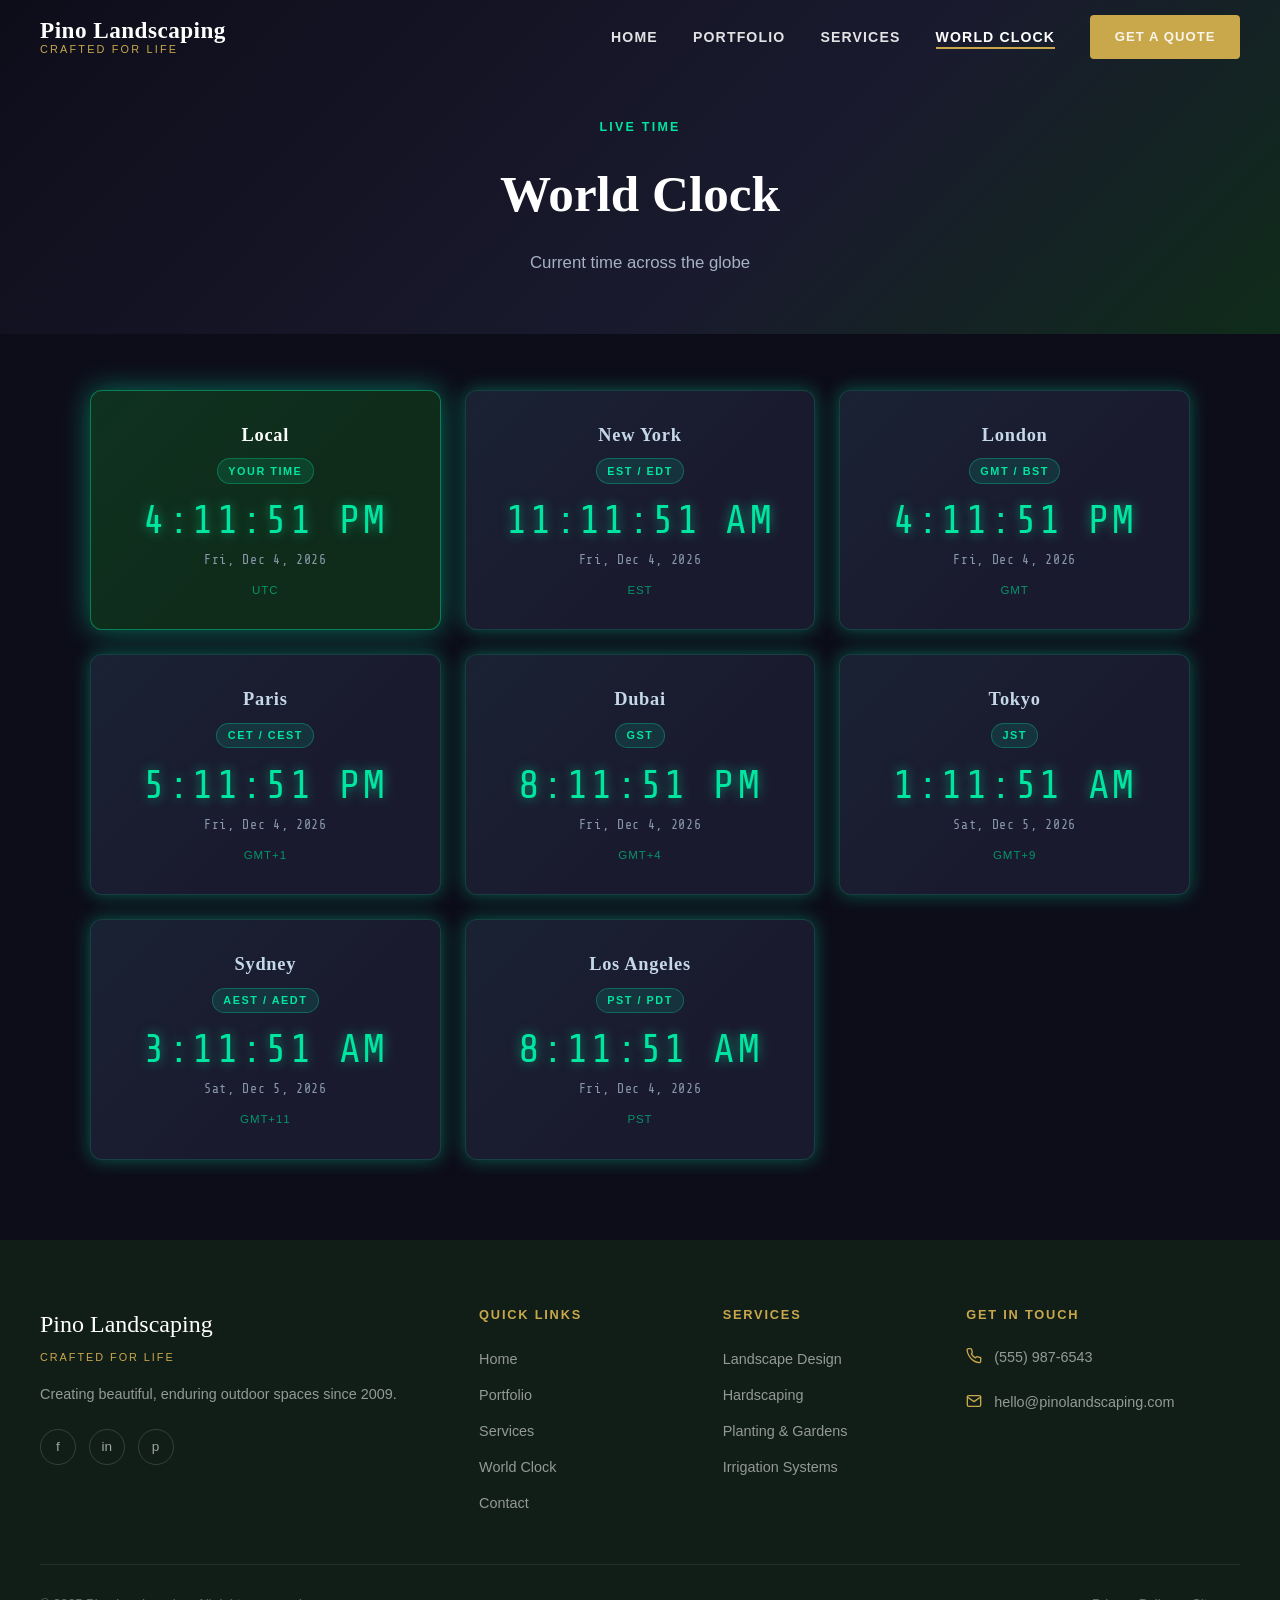
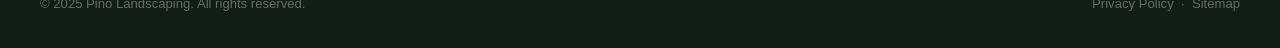
<file: clock.html>
<!DOCTYPE html>
<html lang="en">
<head>
  <meta charset="UTF-8" />
  <meta name="viewport" content="width=device-width, initial-scale=1.0" />
  <meta name="description" content="World Clock – see the current local time in New York, London, Paris, Dubai, Tokyo, Sydney, Los Angeles, and your own timezone." />
  <meta name="keywords" content="world clock, time zones, current time, Pino Landscaping" />
  <meta name="robots" content="index, follow" />
  <meta property="og:title" content="World Clock | Pino Landscaping" />
  <meta property="og:description" content="Live digital clocks across eight global time zones." />
  <meta property="og:type" content="website" />
  <title>World Clock | Pino Landscaping</title>
  <link rel="stylesheet" href="css/styles.css" />
  <link rel="stylesheet" href="css/clock.css" />
  <link rel="preconnect" href="https://fonts.googleapis.com" />
  <link rel="preconnect" href="https://fonts.gstatic.com" crossorigin />
</head>
<body>

  <!-- NAVIGATION -->
  <nav class="site-nav scrolled" role="navigation" aria-label="Main navigation">
    <div class="nav-inner">
      <a href="index.html" class="nav-logo" aria-label="Pino Landscaping home">
        <span class="nav-logo__name">Pino Landscaping</span>
        <span class="nav-logo__tag">Crafted for Life</span>
      </a>
      <ul class="nav-links" role="list">
        <li><a href="index.html">Home</a></li>
        <li><a href="portfolio.html">Portfolio</a></li>
        <li><a href="services.html">Services</a></li>
        <li><a href="clock.html" class="active">World Clock</a></li>
        <li><a href="contact.html" class="btn btn--primary">Get a Quote</a></li>
      </ul>
      <button class="nav-toggle" aria-label="Toggle navigation" aria-expanded="false">
        <span></span><span></span><span></span>
      </button>
    </div>
  </nav>

  <!-- PAGE HERO -->
  <header class="clock-page-hero" role="banner">
    <span class="clock-page-hero__label">Live Time</span>
    <h1 class="clock-page-hero__title">World Clock</h1>
    <p class="clock-page-hero__sub">Current time across the globe</p>
  </header>

  <!-- CLOCK GRID -->
  <main id="main-content">
    <section class="clock-section" aria-label="World clocks">
      <div id="clock-grid" class="clock-grid" role="list">
        <!-- Cards are injected by js/clock.js -->
      </div>
    </section>
  </main>

  <!-- FOOTER -->
  <footer class="site-footer" role="contentinfo">
    <div class="site-footer__inner">
      <div class="footer-grid">
        <div class="footer-brand">
          <div class="footer-brand__name">Pino Landscaping</div>
          <div class="footer-brand__tag">Crafted for Life</div>
          <p class="footer-brand__desc">Creating beautiful, enduring outdoor spaces since 2009.</p>
          <div class="footer-social" aria-label="Social media links">
            <a href="#" aria-label="Facebook">f</a>
            <a href="#" aria-label="Instagram">in</a>
            <a href="#" aria-label="Pinterest">p</a>
          </div>
        </div>
        <div class="footer-col">
          <h3 class="footer-col__title">Quick Links</h3>
          <ul role="list">
            <li><a href="index.html">Home</a></li>
            <li><a href="portfolio.html">Portfolio</a></li>
            <li><a href="services.html">Services</a></li>
            <li><a href="clock.html">World Clock</a></li>
            <li><a href="contact.html">Contact</a></li>
          </ul>
        </div>
        <div class="footer-col">
          <h3 class="footer-col__title">Services</h3>
          <ul role="list">
            <li><a href="services.html">Landscape Design</a></li>
            <li><a href="services.html">Hardscaping</a></li>
            <li><a href="services.html">Planting &amp; Gardens</a></li>
            <li><a href="services.html">Irrigation Systems</a></li>
          </ul>
        </div>
        <div class="footer-col footer-contact">
          <h3 class="footer-col__title">Get In Touch</h3>
          <ul role="list">
            <li>
              <svg viewBox="0 0 24 24" aria-hidden="true"><path d="M22 16.92v3a2 2 0 0 1-2.18 2 19.79 19.79 0 0 1-8.63-3.07A19.5 19.5 0 0 1 4.69 12 19.79 19.79 0 0 1 1.65 3.31 2 2 0 0 1 3.62 1h3a2 2 0 0 1 2 1.72 12.84 12.84 0 0 0 .7 2.81 2 2 0 0 1-.45 2.11L8.09 8.91a16 16 0 0 0 6 6l1.27-1.27a2 2 0 0 1 2.11-.45 12.84 12.84 0 0 0 2.81.7A2 2 0 0 1 22 16.92z"></path></svg>
              <a href="tel:+15559876543">(555) 987-6543</a>
            </li>
            <li>
              <svg viewBox="0 0 24 24" aria-hidden="true"><path d="M4 4h16c1.1 0 2 .9 2 2v12c0 1.1-.9 2-2 2H4c-1.1 0-2-.9-2-2V6c0-1.1.9-2 2-2z"></path><polyline points="22,6 12,13 2,6"></polyline></svg>
              <a href="mailto:hello@pinolandscaping.com">hello@pinolandscaping.com</a>
            </li>
          </ul>
        </div>
      </div>
      <div class="footer-bottom">
        <p>&copy; 2025 Pino Landscaping. All rights reserved.</p>
        <div><a href="#">Privacy Policy</a> &nbsp;·&nbsp; <a href="#">Sitemap</a></div>
      </div>
    </div>
  </footer>

  <script src="js/main.js"></script>
  <script src="js/clock.js"></script>
</body>
</html>
</file>
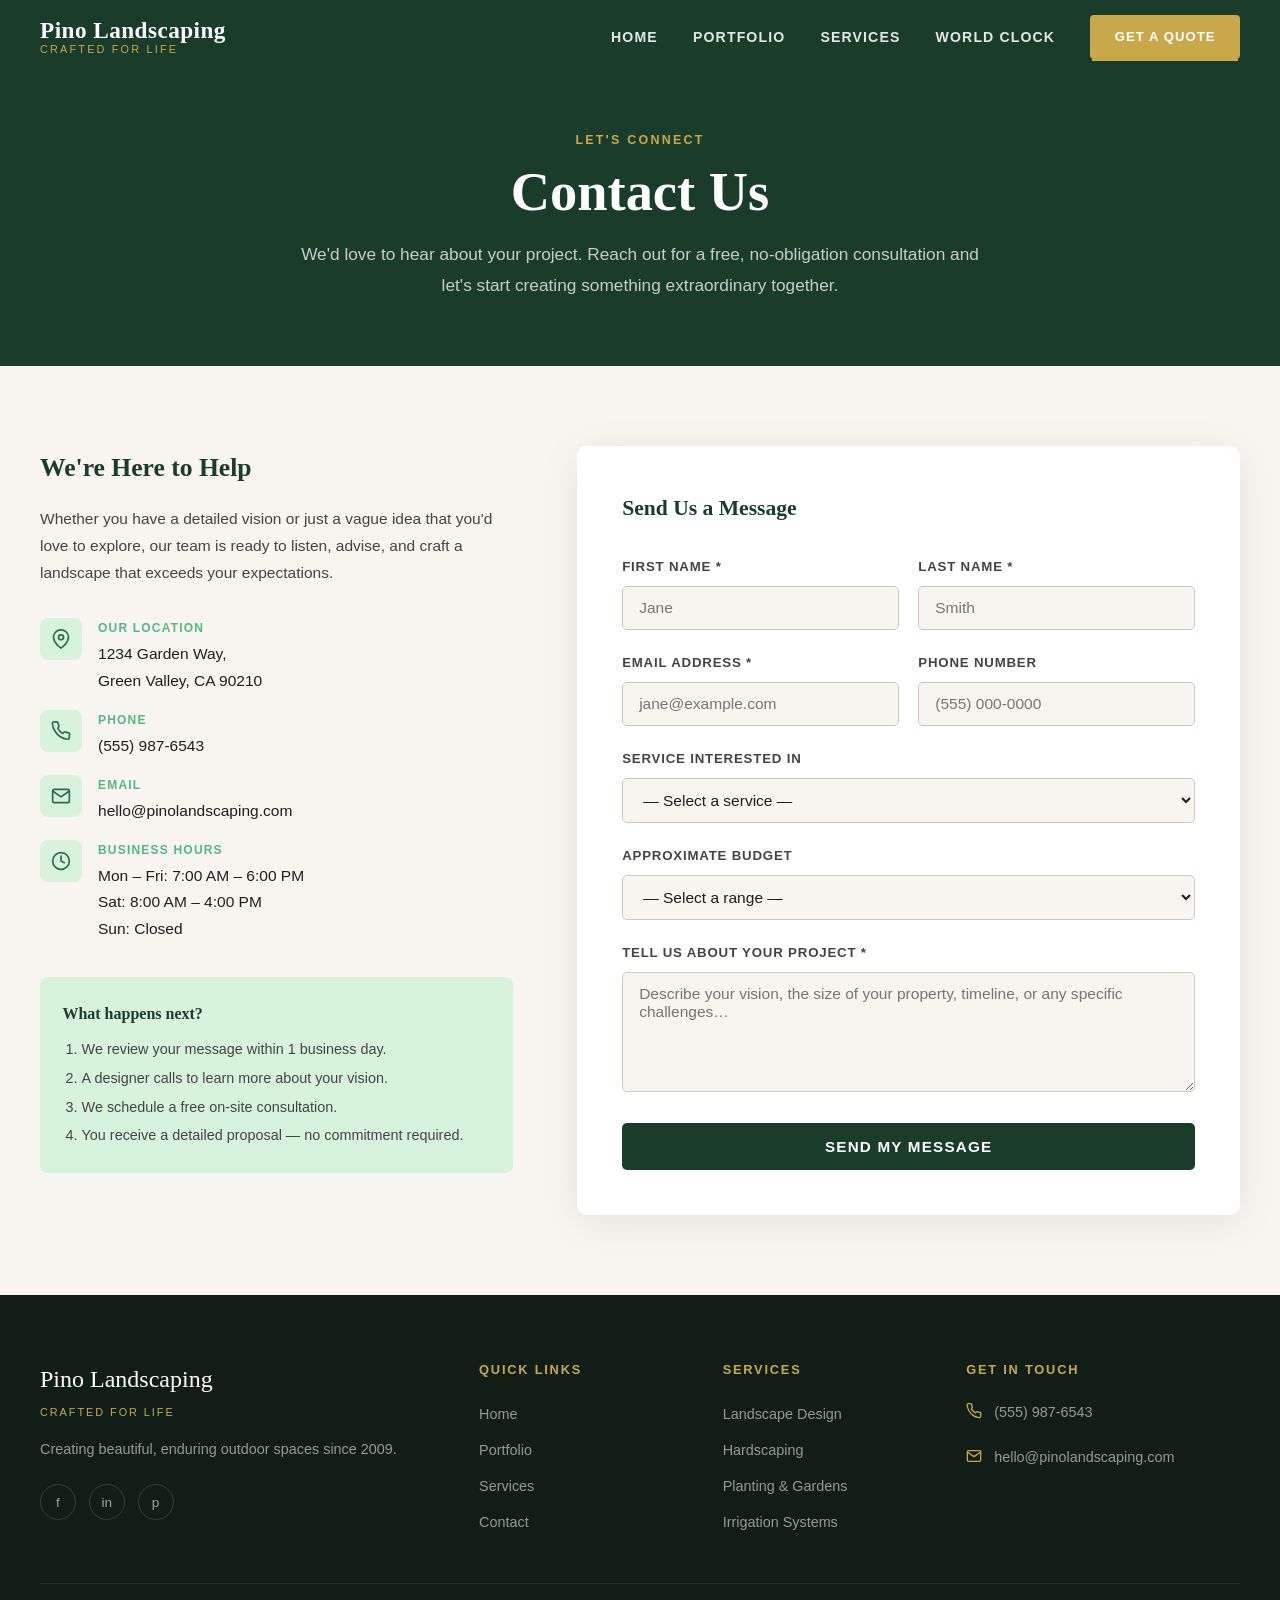
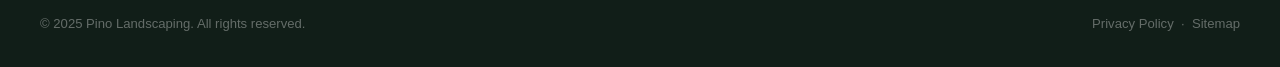
<file: contact.html>
<!DOCTYPE html>
<html lang="en">
<head>
  <meta charset="UTF-8" />
  <meta name="viewport" content="width=device-width, initial-scale=1.0" />
  <meta name="description" content="Contact Pino Landscaping to schedule your free consultation, request a quote, or ask any question. We're ready to help transform your outdoor space." />
  <meta name="keywords" content="contact landscaper, landscape quote, free consultation, Pino Landscaping contact" />
  <meta name="robots" content="index, follow" />
  <meta property="og:title" content="Contact Us | Pino Landscaping" />
  <meta property="og:description" content="Get in touch with Pino Landscaping to schedule a free consultation or request a project quote." />
  <meta property="og:type" content="website" />
  <title>Contact Us | Pino Landscaping</title>
  <link rel="stylesheet" href="css/styles.css" />
  <link rel="preconnect" href="https://fonts.googleapis.com" />
  <link rel="preconnect" href="https://fonts.gstatic.com" crossorigin />
</head>
<body>

  <!-- NAVIGATION -->
  <nav class="site-nav scrolled" role="navigation" aria-label="Main navigation">
    <div class="nav-inner">
      <a href="index.html" class="nav-logo" aria-label="Pino Landscaping home">
        <span class="nav-logo__name">Pino Landscaping</span>
        <span class="nav-logo__tag">Crafted for Life</span>
      </a>
      <ul class="nav-links" role="list">
        <li><a href="index.html">Home</a></li>
        <li><a href="portfolio.html">Portfolio</a></li>
        <li><a href="services.html">Services</a></li>
        <li><a href="clock.html">World Clock</a></li>
        <li><a href="contact.html" class="btn btn--primary">Get a Quote</a></li>
      </ul>
      <button class="nav-toggle" aria-label="Toggle navigation" aria-expanded="false">
        <span></span><span></span><span></span>
      </button>
    </div>
  </nav>

  <!-- PAGE HERO -->
  <header class="page-hero" role="banner">
    <div class="page-hero__bg" style="background-image: url('https://images.unsplash.com/photo-1585320806297-9794b3e4aaae?w=1400&q=70');" aria-hidden="true"></div>
    <div class="page-hero__inner">
      <span class="section-label">Let's Connect</span>
      <h1 class="page-hero__title">Contact Us</h1>
      <p class="page-hero__sub">
        We'd love to hear about your project. Reach out for a free, no-obligation
        consultation and let's start creating something extraordinary together.
      </p>
    </div>
  </header>

  <!-- CONTACT SECTION -->
  <main id="main-content">
    <section class="contact-section" aria-labelledby="contact-heading">
      <div class="contact-section__inner">

        <!-- Contact Info -->
        <div class="contact-info">
          <h2 class="contact-info__title" id="contact-heading">
            We're Here to Help
          </h2>
          <p class="contact-info__sub">
            Whether you have a detailed vision or just a vague idea that you'd love
            to explore, our team is ready to listen, advise, and craft a landscape
            that exceeds your expectations.
          </p>

          <div class="contact-details" role="list">

            <div class="contact-detail" role="listitem">
              <div class="contact-detail__icon" aria-hidden="true">
                <svg viewBox="0 0 24 24" aria-hidden="true"><path d="M21 10c0 7-9 13-9 13s-9-6-9-13a9 9 0 0 1 18 0z"></path><circle cx="12" cy="10" r="3"></circle></svg>
              </div>
              <div>
                <div class="contact-detail__label">Our Location</div>
                <div class="contact-detail__value">
                  1234 Garden Way,<br />Green Valley, CA 90210
                </div>
              </div>
            </div>

            <div class="contact-detail" role="listitem">
              <div class="contact-detail__icon" aria-hidden="true">
                <svg viewBox="0 0 24 24" aria-hidden="true"><path d="M22 16.92v3a2 2 0 0 1-2.18 2 19.79 19.79 0 0 1-8.63-3.07A19.5 19.5 0 0 1 4.69 12 19.79 19.79 0 0 1 1.65 3.31 2 2 0 0 1 3.62 1h3a2 2 0 0 1 2 1.72 12.84 12.84 0 0 0 .7 2.81 2 2 0 0 1-.45 2.11L8.09 8.91a16 16 0 0 0 6 6l1.27-1.27a2 2 0 0 1 2.11-.45 12.84 12.84 0 0 0 2.81.7A2 2 0 0 1 22 16.92z"></path></svg>
              </div>
              <div>
                <div class="contact-detail__label">Phone</div>
                <div class="contact-detail__value">
                  <a href="tel:+15559876543">(555) 987-6543</a>
                </div>
              </div>
            </div>

            <div class="contact-detail" role="listitem">
              <div class="contact-detail__icon" aria-hidden="true">
                <svg viewBox="0 0 24 24" aria-hidden="true"><path d="M4 4h16c1.1 0 2 .9 2 2v12c0 1.1-.9 2-2 2H4c-1.1 0-2-.9-2-2V6c0-1.1.9-2 2-2z"></path><polyline points="22,6 12,13 2,6"></polyline></svg>
              </div>
              <div>
                <div class="contact-detail__label">Email</div>
                <div class="contact-detail__value">
                  <a href="mailto:hello@pinolandscaping.com">hello@pinolandscaping.com</a>
                </div>
              </div>
            </div>

            <div class="contact-detail" role="listitem">
              <div class="contact-detail__icon" aria-hidden="true">
                <svg viewBox="0 0 24 24" aria-hidden="true"><circle cx="12" cy="12" r="10"></circle><polyline points="12 6 12 12 16 14"></polyline></svg>
              </div>
              <div>
                <div class="contact-detail__label">Business Hours</div>
                <div class="contact-detail__value">
                  Mon – Fri: 7:00 AM – 6:00 PM<br />
                  Sat: 8:00 AM – 4:00 PM<br />
                  Sun: Closed
                </div>
              </div>
            </div>

          </div>

          <!-- Mini process reminder -->
          <div style="background: var(--green-pale); border-radius: 8px; padding: 1.4rem; margin-top: 0.5rem;">
            <div style="font-family: var(--font-heading); font-size: 1rem; color: var(--green-dark); font-weight: 700; margin-bottom: 0.5rem;">
              What happens next?
            </div>
            <ol style="padding-left: 1.2rem; color: var(--text-mid); font-size: 0.9rem; line-height: 2;">
              <li>We review your message within 1 business day.</li>
              <li>A designer calls to learn more about your vision.</li>
              <li>We schedule a free on-site consultation.</li>
              <li>You receive a detailed proposal — no commitment required.</li>
            </ol>
          </div>
        </div>

        <!-- Contact Form -->
        <div class="contact-form" role="region" aria-label="Contact form">
          <h3>Send Us a Message</h3>
          <form id="contactForm" novalidate aria-label="Contact form">
            <div class="form-row">
              <div class="form-group">
                <label for="firstName">First Name <span aria-hidden="true">*</span></label>
                <input type="text" id="firstName" name="firstName" placeholder="Jane" required autocomplete="given-name" />
              </div>
              <div class="form-group">
                <label for="lastName">Last Name <span aria-hidden="true">*</span></label>
                <input type="text" id="lastName" name="lastName" placeholder="Smith" required autocomplete="family-name" />
              </div>
            </div>

            <div class="form-row">
              <div class="form-group">
                <label for="email">Email Address <span aria-hidden="true">*</span></label>
                <input type="email" id="email" name="email" placeholder="jane@example.com" required autocomplete="email" />
              </div>
              <div class="form-group">
                <label for="phone">Phone Number</label>
                <input type="tel" id="phone" name="phone" placeholder="(555) 000-0000" autocomplete="tel" />
              </div>
            </div>

            <div class="form-group">
              <label for="service">Service Interested In</label>
              <select id="service" name="service">
                <option value="">— Select a service —</option>
                <option value="design">Custom Landscape Design</option>
                <option value="hardscape">Hardscaping &amp; Masonry</option>
                <option value="planting">Planting &amp; Garden Design</option>
                <option value="irrigation">Irrigation Systems</option>
                <option value="lighting">Outdoor Lighting</option>
                <option value="maintenance">Seasonal Maintenance</option>
                <option value="other">Other / Not Sure Yet</option>
              </select>
            </div>

            <div class="form-group">
              <label for="budget">Approximate Budget</label>
              <select id="budget" name="budget">
                <option value="">— Select a range —</option>
                <option value="under5k">Under $5,000</option>
                <option value="5k-15k">$5,000 – $15,000</option>
                <option value="15k-30k">$15,000 – $30,000</option>
                <option value="30k-60k">$30,000 – $60,000</option>
                <option value="over60k">$60,000+</option>
              </select>
            </div>

            <div class="form-group">
              <label for="message">Tell Us About Your Project <span aria-hidden="true">*</span></label>
              <textarea id="message" name="message" placeholder="Describe your vision, the size of your property, timeline, or any specific challenges…" required></textarea>
            </div>

            <button type="submit" class="form-submit">Send My Message</button>
          </form>
        </div>

      </div>
    </section>
  </main>

  <!-- FOOTER -->
  <footer class="site-footer" role="contentinfo">
    <div class="site-footer__inner">
      <div class="footer-grid">
        <div class="footer-brand">
          <div class="footer-brand__name">Pino Landscaping</div>
          <div class="footer-brand__tag">Crafted for Life</div>
          <p class="footer-brand__desc">Creating beautiful, enduring outdoor spaces since 2009.</p>
          <div class="footer-social" aria-label="Social media links">
            <a href="#" aria-label="Facebook">f</a>
            <a href="#" aria-label="Instagram">in</a>
            <a href="#" aria-label="Pinterest">p</a>
          </div>
        </div>
        <div class="footer-col">
          <h3 class="footer-col__title">Quick Links</h3>
          <ul role="list">
            <li><a href="index.html">Home</a></li>
            <li><a href="portfolio.html">Portfolio</a></li>
            <li><a href="services.html">Services</a></li>
            <li><a href="contact.html">Contact</a></li>
          </ul>
        </div>
        <div class="footer-col">
          <h3 class="footer-col__title">Services</h3>
          <ul role="list">
            <li><a href="services.html">Landscape Design</a></li>
            <li><a href="services.html">Hardscaping</a></li>
            <li><a href="services.html">Planting &amp; Gardens</a></li>
            <li><a href="services.html">Irrigation Systems</a></li>
          </ul>
        </div>
        <div class="footer-col footer-contact">
          <h3 class="footer-col__title">Get In Touch</h3>
          <ul role="list">
            <li>
              <svg viewBox="0 0 24 24" aria-hidden="true"><path d="M22 16.92v3a2 2 0 0 1-2.18 2 19.79 19.79 0 0 1-8.63-3.07A19.5 19.5 0 0 1 4.69 12 19.79 19.79 0 0 1 1.65 3.31 2 2 0 0 1 3.62 1h3a2 2 0 0 1 2 1.72 12.84 12.84 0 0 0 .7 2.81 2 2 0 0 1-.45 2.11L8.09 8.91a16 16 0 0 0 6 6l1.27-1.27a2 2 0 0 1 2.11-.45 12.84 12.84 0 0 0 2.81.7A2 2 0 0 1 22 16.92z"></path></svg>
              <a href="tel:+15559876543">(555) 987-6543</a>
            </li>
            <li>
              <svg viewBox="0 0 24 24" aria-hidden="true"><path d="M4 4h16c1.1 0 2 .9 2 2v12c0 1.1-.9 2-2 2H4c-1.1 0-2-.9-2-2V6c0-1.1.9-2 2-2z"></path><polyline points="22,6 12,13 2,6"></polyline></svg>
              <a href="mailto:hello@pinolandscaping.com">hello@pinolandscaping.com</a>
            </li>
          </ul>
        </div>
      </div>
      <div class="footer-bottom">
        <p>&copy; 2025 Pino Landscaping. All rights reserved.</p>
        <div><a href="#">Privacy Policy</a> &nbsp;·&nbsp; <a href="#">Sitemap</a></div>
      </div>
    </div>
  </footer>

  <script src="js/main.js"></script>
</body>
</html>
</file>
<file: css/styles.css>
/* ============================================================
   Pino Landscaping – Global Stylesheet
   Color palette: deep greens, earthy browns, off-white, gold
   ============================================================ */

/* ---------- Reset & Base ---------- */
*, *::before, *::after {
  box-sizing: border-box;
  margin: 0;
  padding: 0;
}

:root {
  --green-dark:   #1a3c2b;
  --green-mid:    #2d6a4f;
  --green-light:  #52b788;
  --green-pale:   #d8f3dc;
  --brown-dark:   #5c4033;
  --brown-mid:    #8b6552;
  --gold:         #c9a84c;
  --gold-light:   #e8c97e;
  --off-white:    #f8f5f0;
  --text-dark:    #1e1e1e;
  --text-mid:     #444444;
  --text-light:   #f0ede8;
  --border:       #d0c8bc;
  --shadow:       rgba(0, 0, 0, 0.18);

  --img-nature:   url('https://images.unsplash.com/photo-1416879595882-3373a0480b5b?w=1200&q=60');

  --font-heading: 'Playfair Display', Georgia, 'Times New Roman', serif;
  --font-body:    'Lato', 'Helvetica Neue', Arial, sans-serif;

  --max-w: 1200px;
  --section-pad: 5rem 1.5rem;
  --transition: 0.3s ease;
}

html {
  scroll-behavior: smooth;
  font-size: 16px;
}

body {
  font-family: var(--font-body);
  color: var(--text-dark);
  background: var(--off-white);
  line-height: 1.7;
}

img { display: block; max-width: 100%; height: auto; }

a {
  color: inherit;
  text-decoration: none;
}

ul { list-style: none; }

/* ---------- Google Fonts import (self-contained CDN) ---------- */
@import url('https://fonts.googleapis.com/css2?family=Playfair+Display:wght@400;600;700&family=Lato:wght@300;400;700&display=swap');

/* ---------- Utility ---------- */
.container {
  max-width: var(--max-w);
  margin: 0 auto;
  padding: 0 1.5rem;
}

.btn {
  display: inline-block;
  padding: 0.85rem 2.2rem;
  border-radius: 4px;
  font-family: var(--font-body);
  font-weight: 700;
  font-size: 0.95rem;
  letter-spacing: 0.06em;
  text-transform: uppercase;
  cursor: pointer;
  transition: background var(--transition), color var(--transition),
              border-color var(--transition), transform var(--transition);
}

.btn--primary {
  background: var(--gold);
  color: var(--green-dark);
  border: 2px solid var(--gold);
}
.btn--primary:hover {
  background: var(--gold-light);
  border-color: var(--gold-light);
  transform: translateY(-2px);
}

.btn--outline {
  background: transparent;
  color: var(--text-light);
  border: 2px solid var(--text-light);
}
.btn--outline:hover {
  background: rgba(255,255,255,0.15);
  transform: translateY(-2px);
}

.btn--dark {
  background: var(--green-dark);
  color: var(--text-light);
  border: 2px solid var(--green-dark);
}
.btn--dark:hover {
  background: var(--green-mid);
  border-color: var(--green-mid);
  transform: translateY(-2px);
}

.section-label {
  display: inline-block;
  font-size: 0.78rem;
  font-weight: 700;
  letter-spacing: 0.18em;
  text-transform: uppercase;
  color: var(--green-light);
  margin-bottom: 0.75rem;
}

.section-title {
  font-family: var(--font-heading);
  font-size: clamp(1.8rem, 4vw, 2.8rem);
  font-weight: 700;
  line-height: 1.2;
  color: var(--green-dark);
  margin-bottom: 1.1rem;
}

.section-title--light {
  color: var(--text-light);
}

.section-sub {
  font-size: 1.05rem;
  color: var(--text-mid);
  max-width: 640px;
  line-height: 1.75;
}

.section-sub--light {
  color: rgba(240,237,232,0.85);
}

.text-center { text-align: center; }
.text-center .section-sub { margin: 0 auto; }

/* ---------- Navigation ---------- */
.site-nav {
  position: fixed;
  top: 0;
  left: 0;
  width: 100%;
  z-index: 1000;
  transition: background var(--transition), box-shadow var(--transition);
  padding: 0 1.5rem;
}

.site-nav.scrolled {
  background: var(--green-dark);
  box-shadow: 0 2px 20px var(--shadow);
}

.nav-inner {
  max-width: var(--max-w);
  margin: 0 auto;
  display: flex;
  align-items: center;
  justify-content: space-between;
  height: 74px;
}

.nav-logo {
  display: flex;
  flex-direction: column;
  line-height: 1.1;
}

.nav-logo__name {
  font-family: var(--font-heading);
  font-size: 1.45rem;
  font-weight: 700;
  color: #fff;
  letter-spacing: 0.02em;
}

.nav-logo__tag {
  font-size: 0.68rem;
  letter-spacing: 0.2em;
  text-transform: uppercase;
  color: var(--gold);
}

.nav-links {
  display: flex;
  align-items: center;
  gap: 2.2rem;
}

.nav-links a {
  font-size: 0.88rem;
  font-weight: 700;
  letter-spacing: 0.08em;
  text-transform: uppercase;
  color: rgba(255,255,255,0.88);
  transition: color var(--transition);
  position: relative;
}

.nav-links a::after {
  content: '';
  position: absolute;
  bottom: -4px;
  left: 0;
  width: 0;
  height: 2px;
  background: var(--gold);
  transition: width var(--transition);
}

.nav-links a:hover,
.nav-links a.active {
  color: #fff;
}

.nav-links a:hover::after,
.nav-links a.active::after {
  width: 100%;
}

.nav-links .btn {
  padding: 0.55rem 1.4rem;
  font-size: 0.82rem;
}

/* Hamburger */
.nav-toggle {
  display: none;
  flex-direction: column;
  justify-content: space-between;
  width: 26px;
  height: 18px;
  background: none;
  border: none;
  cursor: pointer;
}
.nav-toggle span {
  display: block;
  width: 100%;
  height: 2px;
  background: #fff;
  border-radius: 2px;
  transition: transform var(--transition), opacity var(--transition);
}

/* ---------- Hero Section ---------- */
.hero {
  position: relative;
  min-height: 100vh;
  display: flex;
  align-items: center;
  overflow: hidden;
  background: var(--green-dark);
}

.hero__bg {
  position: absolute;
  inset: 0;
  background-image: url('https://images.unsplash.com/photo-1558618666-fcd25c85cd64?w=1800&q=80');
  background-size: cover;
  background-position: center 40%;
  background-attachment: fixed;
  transform: scale(1.04);
  transition: transform 8s ease-out;
}

.hero__bg::after {
  content: '';
  position: absolute;
  inset: 0;
  background: linear-gradient(
    135deg,
    rgba(26, 60, 43, 0.78) 0%,
    rgba(26, 60, 43, 0.52) 55%,
    rgba(0, 0, 0, 0.35) 100%
  );
}

.hero__content {
  position: relative;
  z-index: 2;
  max-width: var(--max-w);
  margin: 0 auto;
  padding: 120px 1.5rem 3rem;
  width: 100%;
}

.hero__eyebrow {
  font-size: 0.8rem;
  font-weight: 700;
  letter-spacing: 0.22em;
  text-transform: uppercase;
  color: var(--gold);
  margin-bottom: 1.2rem;
  display: flex;
  align-items: center;
  gap: 0.8rem;
}

.hero__eyebrow::before {
  content: '';
  display: inline-block;
  width: 36px;
  height: 2px;
  background: var(--gold);
}

.hero__heading {
  font-family: var(--font-heading);
  font-size: clamp(2.6rem, 6.5vw, 5rem);
  font-weight: 700;
  color: #fff;
  line-height: 1.1;
  max-width: 700px;
  margin-bottom: 1.4rem;
  text-shadow: 0 2px 16px rgba(0,0,0,0.3);
}

.hero__heading em {
  font-style: italic;
  color: var(--gold-light);
}

.hero__sub {
  font-size: 1.15rem;
  color: rgba(255,255,255,0.85);
  max-width: 520px;
  margin-bottom: 2.4rem;
  line-height: 1.8;
}

.hero__actions {
  display: flex;
  gap: 1rem;
  flex-wrap: wrap;
}

.hero__scroll {
  position: absolute;
  bottom: 2.2rem;
  left: 50%;
  transform: translateX(-50%);
  z-index: 2;
  display: flex;
  flex-direction: column;
  align-items: center;
  gap: 0.5rem;
  color: rgba(255,255,255,0.6);
  font-size: 0.7rem;
  letter-spacing: 0.16em;
  text-transform: uppercase;
  animation: bounce 2.4s infinite;
}

.hero__scroll svg {
  width: 22px;
  height: 22px;
  stroke: rgba(255,255,255,0.6);
  fill: none;
  stroke-width: 2;
  stroke-linecap: round;
  stroke-linejoin: round;
}

@keyframes bounce {
  0%, 100% { transform: translateX(-50%) translateY(0); }
  50%       { transform: translateX(-50%) translateY(8px); }
}

/* ---------- Stats Bar ---------- */
.stats-bar {
  background: var(--green-dark);
  padding: 1.6rem 1.5rem;
}

.stats-bar__inner {
  max-width: var(--max-w);
  margin: 0 auto;
  display: grid;
  grid-template-columns: repeat(auto-fit, minmax(160px, 1fr));
  gap: 1rem;
  text-align: center;
}

.stat-item__num {
  font-family: var(--font-heading);
  font-size: 2.2rem;
  font-weight: 700;
  color: var(--gold);
  line-height: 1;
}

.stat-item__label {
  font-size: 0.78rem;
  letter-spacing: 0.1em;
  text-transform: uppercase;
  color: rgba(255,255,255,0.65);
  margin-top: 0.3rem;
}

/* ---------- Mission Section ---------- */
.mission {
  padding: var(--section-pad);
  background: var(--off-white);
}

.mission__inner {
  max-width: var(--max-w);
  margin: 0 auto;
  display: grid;
  grid-template-columns: 1fr 1fr;
  gap: 4rem;
  align-items: center;
}

.mission__visual {
  position: relative;
}

.mission__img-main {
  width: 100%;
  height: 480px;
  object-fit: cover;
  border-radius: 6px;
  box-shadow: 0 20px 60px var(--shadow);
}

.mission__img-accent {
  position: absolute;
  bottom: -2rem;
  right: -2rem;
  width: 220px;
  height: 180px;
  object-fit: cover;
  border-radius: 4px;
  border: 6px solid var(--off-white);
  box-shadow: 0 12px 40px var(--shadow);
}

.mission__badge {
  position: absolute;
  top: 2rem;
  left: -1.5rem;
  background: var(--gold);
  color: var(--green-dark);
  border-radius: 50%;
  width: 110px;
  height: 110px;
  display: flex;
  flex-direction: column;
  align-items: center;
  justify-content: center;
  box-shadow: 0 6px 24px rgba(0,0,0,0.2);
  text-align: center;
  line-height: 1.2;
}

.mission__badge span:first-child {
  font-family: var(--font-heading);
  font-size: 1.7rem;
  font-weight: 700;
}

.mission__badge span:last-child {
  font-size: 0.6rem;
  font-weight: 700;
  letter-spacing: 0.1em;
  text-transform: uppercase;
}

.mission__text .section-label { display: block; }
.mission__text .section-title { margin-bottom: 1.2rem; }

.mission__quote {
  font-family: var(--font-heading);
  font-size: 1.15rem;
  font-style: italic;
  color: var(--brown-dark);
  border-left: 4px solid var(--gold);
  padding: 0.6rem 0 0.6rem 1.2rem;
  margin: 1.6rem 0;
  line-height: 1.65;
}

.mission__body {
  color: var(--text-mid);
  margin-bottom: 1rem;
  font-size: 1rem;
}

.mission__values {
  display: flex;
  flex-direction: column;
  gap: 0.6rem;
  margin-top: 1.4rem;
}

.value-item {
  display: flex;
  align-items: flex-start;
  gap: 0.85rem;
}

.value-item__icon {
  flex-shrink: 0;
  width: 28px;
  height: 28px;
  background: var(--green-pale);
  border-radius: 50%;
  display: flex;
  align-items: center;
  justify-content: center;
  margin-top: 2px;
}

.value-item__icon svg {
  width: 14px;
  height: 14px;
  stroke: var(--green-mid);
  fill: none;
  stroke-width: 2.5;
  stroke-linecap: round;
  stroke-linejoin: round;
}

.value-item__text strong {
  display: block;
  font-size: 0.92rem;
  font-weight: 700;
  color: var(--green-dark);
}

.value-item__text span {
  font-size: 0.88rem;
  color: var(--text-mid);
}

/* ---------- Process Section ---------- */
.process {
  padding: var(--section-pad);
  background: var(--green-dark);
  position: relative;
  overflow: hidden;
}

.process::before {
  content: '';
  position: absolute;
  inset: 0;
  background-image: var(--img-nature);
  background-size: cover;
  background-position: center;
  opacity: 0.06;
}

.process__inner {
  position: relative;
  z-index: 1;
  max-width: var(--max-w);
  margin: 0 auto;
}

.process__header {
  text-align: center;
  margin-bottom: 3.5rem;
}

.process__header .section-label { color: var(--gold); }

.process__steps {
  display: grid;
  grid-template-columns: repeat(auto-fit, minmax(220px, 1fr));
  gap: 0;
  position: relative;
}

/* Connecting line */
.process__steps::before {
  content: '';
  position: absolute;
  top: 56px;
  left: calc(10% + 56px);
  right: calc(10% + 56px);
  height: 2px;
  background: rgba(255,255,255,0.12);
  z-index: 0;
}

.process-step {
  padding: 2rem 1.5rem;
  text-align: center;
  position: relative;
  z-index: 1;
  transition: transform var(--transition);
}

.process-step:hover { transform: translateY(-6px); }

.process-step__num {
  position: absolute;
  top: 1rem;
  right: 1.8rem;
  font-family: var(--font-heading);
  font-size: 3.5rem;
  font-weight: 700;
  color: rgba(255,255,255,0.04);
  line-height: 1;
  pointer-events: none;
  user-select: none;
}

.process-step__icon {
  width: 80px;
  height: 80px;
  background: rgba(255,255,255,0.06);
  border: 2px solid rgba(255,255,255,0.12);
  border-radius: 50%;
  display: flex;
  align-items: center;
  justify-content: center;
  margin: 0 auto 1.4rem;
  position: relative;
  transition: background var(--transition), border-color var(--transition);
}

.process-step:hover .process-step__icon {
  background: var(--gold);
  border-color: var(--gold);
}

.process-step__icon svg {
  width: 32px;
  height: 32px;
  stroke: var(--gold);
  fill: none;
  stroke-width: 1.8;
  stroke-linecap: round;
  stroke-linejoin: round;
  transition: stroke var(--transition);
}

.process-step:hover .process-step__icon svg {
  stroke: var(--green-dark);
}

.process-step__badge {
  position: absolute;
  top: -8px;
  right: -8px;
  width: 24px;
  height: 24px;
  background: var(--gold);
  color: var(--green-dark);
  border-radius: 50%;
  font-size: 0.68rem;
  font-weight: 700;
  display: flex;
  align-items: center;
  justify-content: center;
}

.process-step__title {
  font-family: var(--font-heading);
  font-size: 1.15rem;
  font-weight: 600;
  color: #fff;
  margin-bottom: 0.6rem;
}

.process-step__desc {
  font-size: 0.88rem;
  color: rgba(240,237,232,0.7);
  line-height: 1.7;
}

.process__cta {
  text-align: center;
  margin-top: 3rem;
}

/* ---------- Portfolio Preview Section ---------- */
.portfolio-preview {
  padding: var(--section-pad);
  background: #fff;
}

.portfolio-preview__inner {
  max-width: var(--max-w);
  margin: 0 auto;
}

.portfolio-preview__header {
  display: flex;
  align-items: flex-end;
  justify-content: space-between;
  margin-bottom: 2.5rem;
  flex-wrap: wrap;
  gap: 1rem;
}

.portfolio-grid {
  display: grid;
  grid-template-columns: repeat(3, 1fr);
  grid-template-rows: auto auto;
  gap: 1.2rem;
}

.portfolio-card {
  position: relative;
  overflow: hidden;
  border-radius: 6px;
  cursor: pointer;
}

.portfolio-card--featured {
  grid-column: span 2;
  grid-row: span 2;
}

.portfolio-card__img {
  width: 100%;
  height: 100%;
  min-height: 220px;
  object-fit: cover;
  transition: transform 0.55s ease;
  display: block;
}

.portfolio-card--featured .portfolio-card__img {
  min-height: 480px;
}

.portfolio-card:hover .portfolio-card__img {
  transform: scale(1.06);
}

.portfolio-card__overlay {
  position: absolute;
  inset: 0;
  background: linear-gradient(to top, rgba(26,60,43,0.88) 0%, rgba(26,60,43,0.1) 55%);
  display: flex;
  flex-direction: column;
  justify-content: flex-end;
  padding: 1.4rem;
  opacity: 0;
  transition: opacity var(--transition);
}

.portfolio-card:hover .portfolio-card__overlay {
  opacity: 1;
}

.portfolio-card__title {
  font-family: var(--font-heading);
  font-size: 1.15rem;
  color: #fff;
  font-weight: 600;
}

.portfolio-card__tag {
  font-size: 0.75rem;
  color: var(--gold-light);
  letter-spacing: 0.08em;
  text-transform: uppercase;
  margin-bottom: 0.3rem;
}

.portfolio-preview__footer {
  text-align: center;
  margin-top: 2.4rem;
}

/* ---------- Testimonials ---------- */
.testimonials {
  padding: var(--section-pad);
  background: var(--off-white);
}

.testimonials__inner {
  max-width: var(--max-w);
  margin: 0 auto;
}

.testimonials__header {
  text-align: center;
  margin-bottom: 3rem;
}

.testimonials__grid {
  display: grid;
  grid-template-columns: repeat(auto-fit, minmax(280px, 1fr));
  gap: 1.8rem;
}

.testimonial-card {
  background: #fff;
  border-radius: 8px;
  padding: 2rem;
  box-shadow: 0 4px 24px rgba(0,0,0,0.07);
  position: relative;
}

.testimonial-card::before {
  content: '\201C';
  font-family: var(--font-heading);
  font-size: 5rem;
  color: var(--green-pale);
  position: absolute;
  top: 0.6rem;
  left: 1.4rem;
  line-height: 1;
}

.testimonial-card__stars {
  color: var(--gold);
  font-size: 1rem;
  margin-bottom: 0.9rem;
  letter-spacing: 2px;
}

.testimonial-card__text {
  font-size: 0.97rem;
  color: var(--text-mid);
  line-height: 1.75;
  margin-bottom: 1.4rem;
  font-style: italic;
}

.testimonial-card__author {
  display: flex;
  align-items: center;
  gap: 0.85rem;
}

.testimonial-card__avatar {
  width: 46px;
  height: 46px;
  border-radius: 50%;
  object-fit: cover;
  border: 2px solid var(--green-pale);
}

.testimonial-card__name {
  font-weight: 700;
  font-size: 0.92rem;
  color: var(--green-dark);
}

.testimonial-card__location {
  font-size: 0.8rem;
  color: var(--text-mid);
}

/* ---------- CTA Banner ---------- */
.cta-banner {
  padding: 4.5rem 1.5rem;
  background: linear-gradient(135deg, var(--green-dark) 0%, var(--green-mid) 100%);
  text-align: center;
  position: relative;
  overflow: hidden;
}

.cta-banner::before {
  content: '';
  position: absolute;
  inset: 0;
  background-image: var(--img-nature);
  background-size: cover;
  background-position: center;
  opacity: 0.08;
}

.cta-banner__inner {
  position: relative;
  z-index: 1;
  max-width: 640px;
  margin: 0 auto;
}

.cta-banner .section-title {
  color: #fff;
  margin-bottom: 1rem;
}

.cta-banner p {
  color: rgba(255,255,255,0.8);
  font-size: 1.05rem;
  margin-bottom: 2rem;
}

.cta-banner__actions {
  display: flex;
  gap: 1rem;
  justify-content: center;
  flex-wrap: wrap;
}

/* ---------- Footer ---------- */
.site-footer {
  background: #111e18;
  color: rgba(255,255,255,0.7);
  padding: 4rem 1.5rem 2rem;
}

.site-footer__inner {
  max-width: var(--max-w);
  margin: 0 auto;
}

.footer-grid {
  display: grid;
  grid-template-columns: 2fr 1fr 1fr 1.4fr;
  gap: 3rem;
  margin-bottom: 3rem;
}

.footer-brand__name {
  font-family: var(--font-heading);
  font-size: 1.5rem;
  color: #fff;
  margin-bottom: 0.2rem;
}

.footer-brand__tag {
  font-size: 0.68rem;
  letter-spacing: 0.18em;
  text-transform: uppercase;
  color: var(--gold);
  margin-bottom: 1rem;
}

.footer-brand__desc {
  font-size: 0.9rem;
  line-height: 1.7;
  color: rgba(255,255,255,0.55);
  margin-bottom: 1.4rem;
}

.footer-social {
  display: flex;
  gap: 0.8rem;
}

.footer-social a {
  width: 36px;
  height: 36px;
  border: 1px solid rgba(255,255,255,0.15);
  border-radius: 50%;
  display: flex;
  align-items: center;
  justify-content: center;
  color: rgba(255,255,255,0.6);
  font-size: 0.85rem;
  transition: background var(--transition), border-color var(--transition), color var(--transition);
}

.footer-social a:hover {
  background: var(--gold);
  border-color: var(--gold);
  color: var(--green-dark);
}

.footer-col__title {
  font-size: 0.8rem;
  font-weight: 700;
  letter-spacing: 0.14em;
  text-transform: uppercase;
  color: var(--gold);
  margin-bottom: 1.2rem;
}

.footer-col ul {
  display: flex;
  flex-direction: column;
  gap: 0.55rem;
}

.footer-col ul a {
  font-size: 0.9rem;
  color: rgba(255,255,255,0.55);
  transition: color var(--transition);
}

.footer-col ul a:hover { color: #fff; }

.footer-contact li {
  display: flex;
  gap: 0.75rem;
  align-items: flex-start;
  font-size: 0.9rem;
  color: rgba(255,255,255,0.55);
  margin-bottom: 0.75rem;
}

.footer-contact li svg {
  flex-shrink: 0;
  width: 16px;
  height: 16px;
  stroke: var(--gold);
  fill: none;
  stroke-width: 2;
  stroke-linecap: round;
  stroke-linejoin: round;
  margin-top: 3px;
}

.footer-bottom {
  border-top: 1px solid rgba(255,255,255,0.08);
  padding-top: 1.8rem;
  display: flex;
  justify-content: space-between;
  align-items: center;
  flex-wrap: wrap;
  gap: 1rem;
  font-size: 0.82rem;
  color: rgba(255,255,255,0.35);
}

.footer-bottom a {
  color: rgba(255,255,255,0.35);
  transition: color var(--transition);
}

.footer-bottom a:hover { color: rgba(255,255,255,0.7); }

/* ---------- Page Hero (inner pages) ---------- */
.page-hero {
  padding: 130px 1.5rem 4rem;
  background: var(--green-dark);
  position: relative;
  overflow: hidden;
  text-align: center;
}

.page-hero__bg {
  position: absolute;
  inset: 0;
  background-size: cover;
  background-position: center;
  opacity: 0.22;
}

.page-hero__inner {
  position: relative;
  z-index: 1;
  max-width: 700px;
  margin: 0 auto;
}

.page-hero .section-label { color: var(--gold); display: block; margin-bottom: 0.6rem; }

.page-hero__title {
  font-family: var(--font-heading);
  font-size: clamp(2rem, 5vw, 3.4rem);
  font-weight: 700;
  color: #fff;
  line-height: 1.15;
  margin-bottom: 1rem;
}

.page-hero__sub {
  font-size: 1.08rem;
  color: rgba(255,255,255,0.75);
  line-height: 1.8;
}

/* ---------- Portfolio Page ---------- */
.portfolio-filters {
  display: flex;
  gap: 0.6rem;
  flex-wrap: wrap;
  justify-content: center;
  margin: 2.5rem 0;
}

.filter-btn {
  padding: 0.5rem 1.4rem;
  border: 2px solid var(--border);
  border-radius: 100px;
  background: #fff;
  font-size: 0.84rem;
  font-weight: 700;
  letter-spacing: 0.06em;
  cursor: pointer;
  transition: all var(--transition);
  color: var(--text-mid);
}

.filter-btn:hover,
.filter-btn.active {
  background: var(--green-mid);
  border-color: var(--green-mid);
  color: #fff;
}

.portfolio-full-grid {
  display: grid;
  grid-template-columns: repeat(3, 1fr);
  gap: 1.4rem;
  max-width: var(--max-w);
  margin: 0 auto;
  padding: 0 1.5rem 5rem;
}

.portfolio-full-grid .portfolio-card__img {
  min-height: 280px;
}

/* ---------- Services Page ---------- */
.services-section {
  padding: var(--section-pad);
}

.services-section__inner {
  max-width: var(--max-w);
  margin: 0 auto;
}

.services-grid {
  display: grid;
  grid-template-columns: repeat(auto-fit, minmax(300px, 1fr));
  gap: 2rem;
  margin-top: 3rem;
}

.service-card {
  background: #fff;
  border-radius: 8px;
  overflow: hidden;
  box-shadow: 0 4px 24px rgba(0,0,0,0.07);
  transition: transform var(--transition), box-shadow var(--transition);
}

.service-card:hover {
  transform: translateY(-6px);
  box-shadow: 0 16px 48px rgba(0,0,0,0.12);
}

.service-card__img {
  width: 100%;
  height: 220px;
  object-fit: cover;
}

.service-card__body {
  padding: 1.6rem;
}

.service-card__icon {
  width: 48px;
  height: 48px;
  background: var(--green-pale);
  border-radius: 8px;
  display: flex;
  align-items: center;
  justify-content: center;
  margin-bottom: 1rem;
}

.service-card__icon svg {
  width: 24px;
  height: 24px;
  stroke: var(--green-mid);
  fill: none;
  stroke-width: 2;
  stroke-linecap: round;
  stroke-linejoin: round;
}

.service-card__title {
  font-family: var(--font-heading);
  font-size: 1.2rem;
  font-weight: 700;
  color: var(--green-dark);
  margin-bottom: 0.6rem;
}

.service-card__desc {
  font-size: 0.92rem;
  color: var(--text-mid);
  line-height: 1.7;
  margin-bottom: 1.2rem;
}

.service-card__link {
  font-size: 0.85rem;
  font-weight: 700;
  color: var(--green-mid);
  letter-spacing: 0.05em;
  display: flex;
  align-items: center;
  gap: 0.4rem;
  transition: gap var(--transition), color var(--transition);
}

.service-card__link:hover {
  color: var(--green-dark);
  gap: 0.8rem;
}

/* ---------- Contact Page ---------- */
.contact-section {
  padding: var(--section-pad);
}

.contact-section__inner {
  max-width: var(--max-w);
  margin: 0 auto;
  display: grid;
  grid-template-columns: 1fr 1.4fr;
  gap: 4rem;
  align-items: start;
}

.contact-info__title {
  font-family: var(--font-heading);
  font-size: 1.6rem;
  color: var(--green-dark);
  margin-bottom: 1rem;
}

.contact-info__sub {
  font-size: 0.97rem;
  color: var(--text-mid);
  line-height: 1.75;
  margin-bottom: 2rem;
}

.contact-details {
  display: flex;
  flex-direction: column;
  gap: 1rem;
  margin-bottom: 2.2rem;
}

.contact-detail {
  display: flex;
  gap: 1rem;
  align-items: flex-start;
}

.contact-detail__icon {
  width: 42px;
  height: 42px;
  background: var(--green-pale);
  border-radius: 8px;
  display: flex;
  align-items: center;
  justify-content: center;
  flex-shrink: 0;
}

.contact-detail__icon svg {
  width: 20px;
  height: 20px;
  stroke: var(--green-mid);
  fill: none;
  stroke-width: 2;
  stroke-linecap: round;
  stroke-linejoin: round;
}

.contact-detail__label {
  font-size: 0.75rem;
  font-weight: 700;
  letter-spacing: 0.1em;
  text-transform: uppercase;
  color: var(--green-light);
  margin-bottom: 0.15rem;
}

.contact-detail__value {
  font-size: 0.97rem;
  color: var(--text-dark);
}

.contact-form {
  background: #fff;
  border-radius: 10px;
  padding: 2.8rem;
  box-shadow: 0 8px 40px rgba(0,0,0,0.08);
}

.contact-form h3 {
  font-family: var(--font-heading);
  font-size: 1.35rem;
  color: var(--green-dark);
  margin-bottom: 1.8rem;
}

.form-row {
  display: grid;
  grid-template-columns: 1fr 1fr;
  gap: 1.2rem;
}

.form-group {
  margin-bottom: 1.4rem;
}

.form-group label {
  display: block;
  font-size: 0.83rem;
  font-weight: 700;
  letter-spacing: 0.06em;
  text-transform: uppercase;
  color: var(--text-mid);
  margin-bottom: 0.45rem;
}

.form-group input,
.form-group select,
.form-group textarea {
  width: 100%;
  padding: 0.75rem 1rem;
  border: 1.5px solid var(--border);
  border-radius: 5px;
  font-family: var(--font-body);
  font-size: 0.97rem;
  color: var(--text-dark);
  background: var(--off-white);
  transition: border-color var(--transition), box-shadow var(--transition);
  outline: none;
}

.form-group input:focus,
.form-group select:focus,
.form-group textarea:focus {
  border-color: var(--green-mid);
  box-shadow: 0 0 0 3px rgba(45,106,79,0.12);
}

.form-group textarea {
  resize: vertical;
  min-height: 120px;
}

.form-submit {
  width: 100%;
  padding: 0.95rem;
  background: var(--green-dark);
  color: #fff;
  border: none;
  border-radius: 5px;
  font-family: var(--font-body);
  font-size: 0.95rem;
  font-weight: 700;
  letter-spacing: 0.08em;
  text-transform: uppercase;
  cursor: pointer;
  transition: background var(--transition), transform var(--transition);
}

.form-submit:hover {
  background: var(--green-mid);
  transform: translateY(-2px);
}

/* ---------- Responsive ---------- */
@media (max-width: 1024px) {
  .footer-grid {
    grid-template-columns: 1fr 1fr;
  }
  .portfolio-grid {
    grid-template-columns: 1fr 1fr;
  }
  .portfolio-card--featured {
    grid-column: span 2;
    grid-row: span 1;
  }
  .portfolio-card--featured .portfolio-card__img {
    min-height: 340px;
  }
}

@media (max-width: 768px) {
  :root { --section-pad: 3.5rem 1.25rem; }

  .nav-links { display: none; }

  .nav-links.open {
    display: flex;
    flex-direction: column;
    position: fixed;
    top: 74px;
    left: 0;
    right: 0;
    background: var(--green-dark);
    padding: 1.5rem;
    gap: 1.2rem;
    box-shadow: 0 8px 24px var(--shadow);
    z-index: 999;
  }

  .nav-toggle { display: flex; }

  .hero__heading { font-size: clamp(2rem, 8vw, 3.2rem); }

  .mission__inner {
    grid-template-columns: 1fr;
    gap: 2.4rem;
  }

  .mission__img-accent { display: none; }
  .mission__badge { left: auto; right: 1rem; }

  .process__steps::before { display: none; }

  .portfolio-grid {
    grid-template-columns: 1fr;
  }
  .portfolio-card--featured {
    grid-column: span 1;
  }

  .portfolio-full-grid {
    grid-template-columns: 1fr 1fr;
  }

  .contact-section__inner {
    grid-template-columns: 1fr;
    gap: 2.5rem;
  }

  .contact-form { padding: 1.8rem; }

  .form-row {
    grid-template-columns: 1fr;
  }

  .footer-grid {
    grid-template-columns: 1fr;
    gap: 2rem;
  }

  .footer-bottom {
    flex-direction: column;
    text-align: center;
  }

  .services-grid { grid-template-columns: 1fr; }
}

@media (max-width: 480px) {
  .portfolio-full-grid { grid-template-columns: 1fr; }
  .hero__actions { flex-direction: column; }
  .hero__actions .btn { text-align: center; }
  .cta-banner__actions { flex-direction: column; align-items: center; }
}
</file>
<file: css/clock.css>
/* ============================================================
   Pino Landscaping – World Clock Page Styles
   Dark card design with glowing digital font feel
   ============================================================ */

@import url('https://fonts.googleapis.com/css2?family=Share+Tech+Mono&display=swap');

:root {
  --clock-bg:         #0d0d1a;
  --clock-card-bg:    #1a1a2e;
  --clock-card-local: #0f2b1a;
  --clock-accent:     #00e5a0;
  --clock-accent-dim: #00b37a;
  --clock-text:       #c8d8e8;
  --clock-label:      #8899aa;
  --clock-border:     rgba(0, 229, 160, 0.18);
  --clock-glow:       0 0 18px rgba(0, 229, 160, 0.35);
  --clock-glow-hover: 0 0 30px rgba(0, 229, 160, 0.55);
  --clock-font:       'Share Tech Mono', 'Courier New', Courier, monospace;
  --clock-radius:     12px;
  --clock-transition: 0.3s ease;
}

/* ---------- Page Layout ---------- */
.clock-page-hero {
  background: linear-gradient(135deg, #0d0d1a 0%, #1a1a2e 60%, #0f2b1a 100%);
  padding: 7rem 1.5rem 3.5rem;
  text-align: center;
}

.clock-page-hero__label {
  display: inline-block;
  font-size: 0.78rem;
  font-weight: 700;
  letter-spacing: 0.18em;
  text-transform: uppercase;
  color: var(--clock-accent);
  margin-bottom: 0.75rem;
}

.clock-page-hero__title {
  font-family: var(--font-heading, 'Playfair Display', Georgia, serif);
  font-size: clamp(2rem, 5vw, 3.2rem);
  font-weight: 700;
  color: #fff;
  margin-bottom: 0.75rem;
}

.clock-page-hero__sub {
  font-size: 1.05rem;
  color: rgba(200, 216, 232, 0.8);
  max-width: 520px;
  margin: 0 auto;
  line-height: 1.7;
}

/* ---------- Clock Grid Section ---------- */
.clock-section {
  background: var(--clock-bg);
  padding: 3.5rem 1.5rem 5rem;
}

.clock-grid {
  display: grid;
  grid-template-columns: repeat(3, 1fr);
  gap: 1.5rem;
  max-width: 1100px;
  margin: 0 auto;
}

/* ---------- Clock Card ---------- */
.clock-card {
  background: var(--clock-card-bg);
  border: 1px solid var(--clock-border);
  border-radius: var(--clock-radius);
  padding: 1.8rem 1.5rem;
  text-align: center;
  box-shadow: var(--clock-glow);
  transition: transform var(--clock-transition), box-shadow var(--clock-transition);
  position: relative;
  overflow: hidden;
}

.clock-card::before {
  content: '';
  position: absolute;
  inset: 0;
  border-radius: var(--clock-radius);
  background: linear-gradient(135deg, rgba(0,229,160,0.04) 0%, transparent 60%);
  pointer-events: none;
}

.clock-card:hover {
  transform: translateY(-4px) scale(1.02);
  box-shadow: var(--clock-glow-hover);
}

/* Local clock highlight */
.clock-card--local {
  background: var(--clock-card-local);
  border-color: rgba(0, 229, 160, 0.45);
  box-shadow: 0 0 28px rgba(0, 229, 160, 0.45);
}

.clock-card--local .clock-card__city {
  color: #fff;
}

/* ---------- Card Inner Elements ---------- */
.clock-card__city {
  font-family: var(--font-heading, 'Playfair Display', Georgia, serif);
  font-size: 1.15rem;
  font-weight: 700;
  color: var(--clock-text);
  margin-bottom: 0.3rem;
  letter-spacing: 0.04em;
}

.clock-card__badge {
  display: inline-block;
  font-size: 0.68rem;
  font-weight: 700;
  letter-spacing: 0.14em;
  text-transform: uppercase;
  color: var(--clock-accent);
  background: rgba(0, 229, 160, 0.12);
  border: 1px solid rgba(0, 229, 160, 0.3);
  border-radius: 20px;
  padding: 0.15rem 0.65rem;
  margin-bottom: 1.1rem;
}

.clock-card__time {
  font-family: var(--clock-font);
  font-size: clamp(1.9rem, 3.5vw, 2.5rem);
  color: var(--clock-accent);
  letter-spacing: 0.06em;
  line-height: 1;
  margin-bottom: 0.5rem;
  text-shadow: 0 0 12px rgba(0, 229, 160, 0.6);
}

.clock-card__date {
  font-family: var(--clock-font);
  font-size: 0.82rem;
  color: var(--clock-label);
  letter-spacing: 0.05em;
  margin-bottom: 0.6rem;
}

.clock-card__offset {
  font-size: 0.72rem;
  color: var(--clock-accent-dim);
  letter-spacing: 0.08em;
  text-transform: uppercase;
  opacity: 0.8;
}

/* ---------- Responsive ---------- */
@media (max-width: 900px) {
  .clock-grid {
    grid-template-columns: repeat(2, 1fr);
  }
}

@media (max-width: 560px) {
  .clock-grid {
    grid-template-columns: 1fr;
    max-width: 420px;
  }

  .clock-page-hero {
    padding: 6rem 1.2rem 3rem;
  }

  .clock-card__time {
    font-size: 2.2rem;
  }
}
</file>
